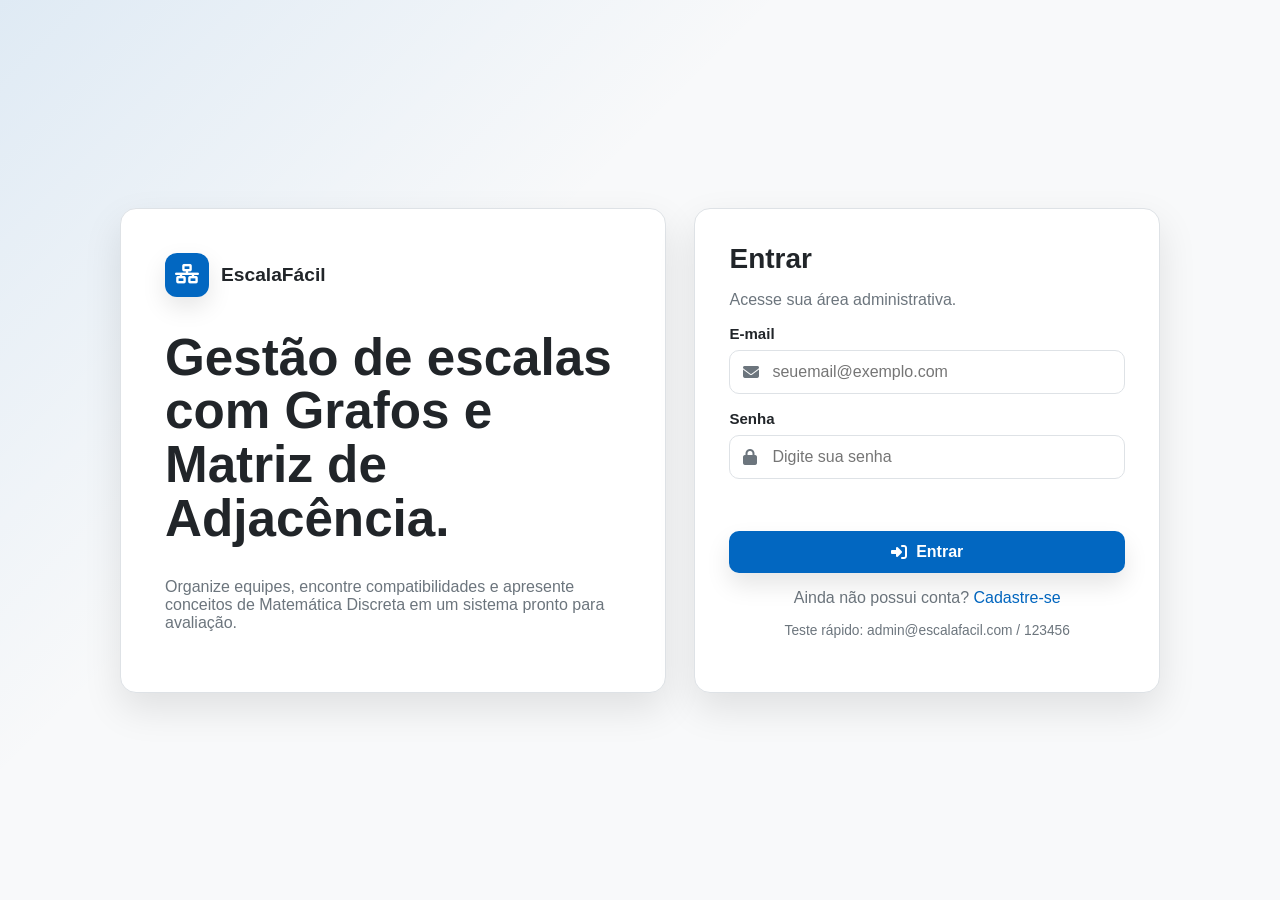
<file: index.html>
<!DOCTYPE html>
<html lang="pt-BR">
<head>
    <meta charset="UTF-8">
    <meta name="viewport" content="width=device-width, initial-scale=1.0">
    <link rel="icon" type="image/x-icon" href="assets/favicon/favicon.ico">
    <title>EscalaFácil</title>
    <link rel="stylesheet" href="css/style.css">
    <script src="js/storage.js"></script>
    <script src="js/theme.js"></script>
</head>
<body class="splash-page">
    <main class="splash">
        <div class="brand-mark">EF</div>
        <h1>EscalaFácil</h1>
        <p>Carregando o sistema acadêmico de escalas...</p>
    </main>

    <script>
        const session = getUsuarioLogado();
        window.location.replace(session ? 'dashboard.html' : 'login.html');
    </script>
</body>
</html>
</file>
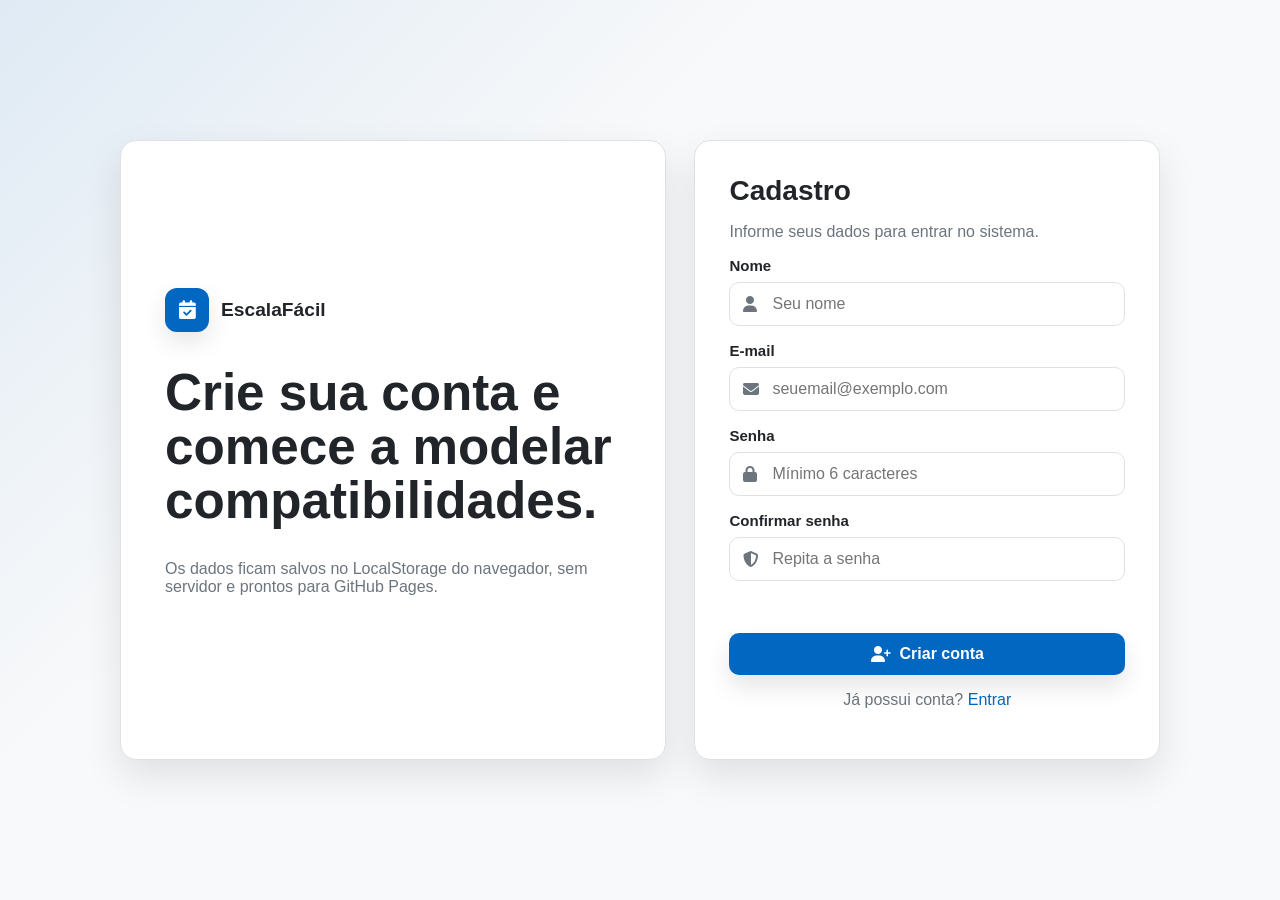
<file: cadastro.html>
<!DOCTYPE html>
<html lang="pt-BR">
<head>
    <meta charset="UTF-8">
    <meta name="viewport" content="width=device-width, initial-scale=1.0">
    <link rel="icon" type="image/x-icon" href="assets/favicon/favicon.ico">
    <title>Cadastro | EscalaFácil</title>
    <link rel="stylesheet" href="css/style.css">
    <link rel="stylesheet" href="https://cdnjs.cloudflare.com/ajax/libs/font-awesome/6.5.2/css/all.min.css">
    <script src="js/storage.js"></script>
    <script src="js/theme.js"></script>
</head>
<body class="auth-page">
    <main class="auth-shell">
        <section class="auth-info">
            <div class="brand">
                <span class="brand-icon"><i class="fa-solid fa-calendar-check"></i></span>
                <span>EscalaFácil</span>
            </div>
            <h1>Crie sua conta e comece a modelar compatibilidades.</h1>
            <p>Os dados ficam salvos no LocalStorage do navegador, sem servidor e prontos para GitHub Pages.</p>
        </section>

        <section class="auth-card">
            <h2>Cadastro</h2>
            <p class="muted">Informe seus dados para entrar no sistema.</p>
            <form id="registerForm" novalidate>
                <label for="registerName">Nome</label>
                <div class="input-icon">
                    <i class="fa-solid fa-user"></i>
                    <input type="text" id="registerName" placeholder="Seu nome" required>
                </div>

                <label for="registerEmail">E-mail</label>
                <div class="input-icon">
                    <i class="fa-solid fa-envelope"></i>
                    <input type="email" id="registerEmail" placeholder="seuemail@exemplo.com" required>
                </div>

                <label for="registerPassword">Senha</label>
                <div class="input-icon">
                    <i class="fa-solid fa-lock"></i>
                    <input type="password" id="registerPassword" placeholder="Mínimo 6 caracteres" required>
                </div>

                <label for="confirmPassword">Confirmar senha</label>
                <div class="input-icon">
                    <i class="fa-solid fa-shield-halved"></i>
                    <input type="password" id="confirmPassword" placeholder="Repita a senha" required>
                </div>

                <p class="form-message" id="registerMessage"></p>
                <button class="btn btn-primary" type="submit"><i class="fa-solid fa-user-plus"></i>Criar conta</button>
            </form>
            <p class="auth-link">Já possui conta? <a href="login.html">Entrar</a></p>
        </section>
    </main>

    <script src="js/auth.js"></script>
</body>
</html>
</file>
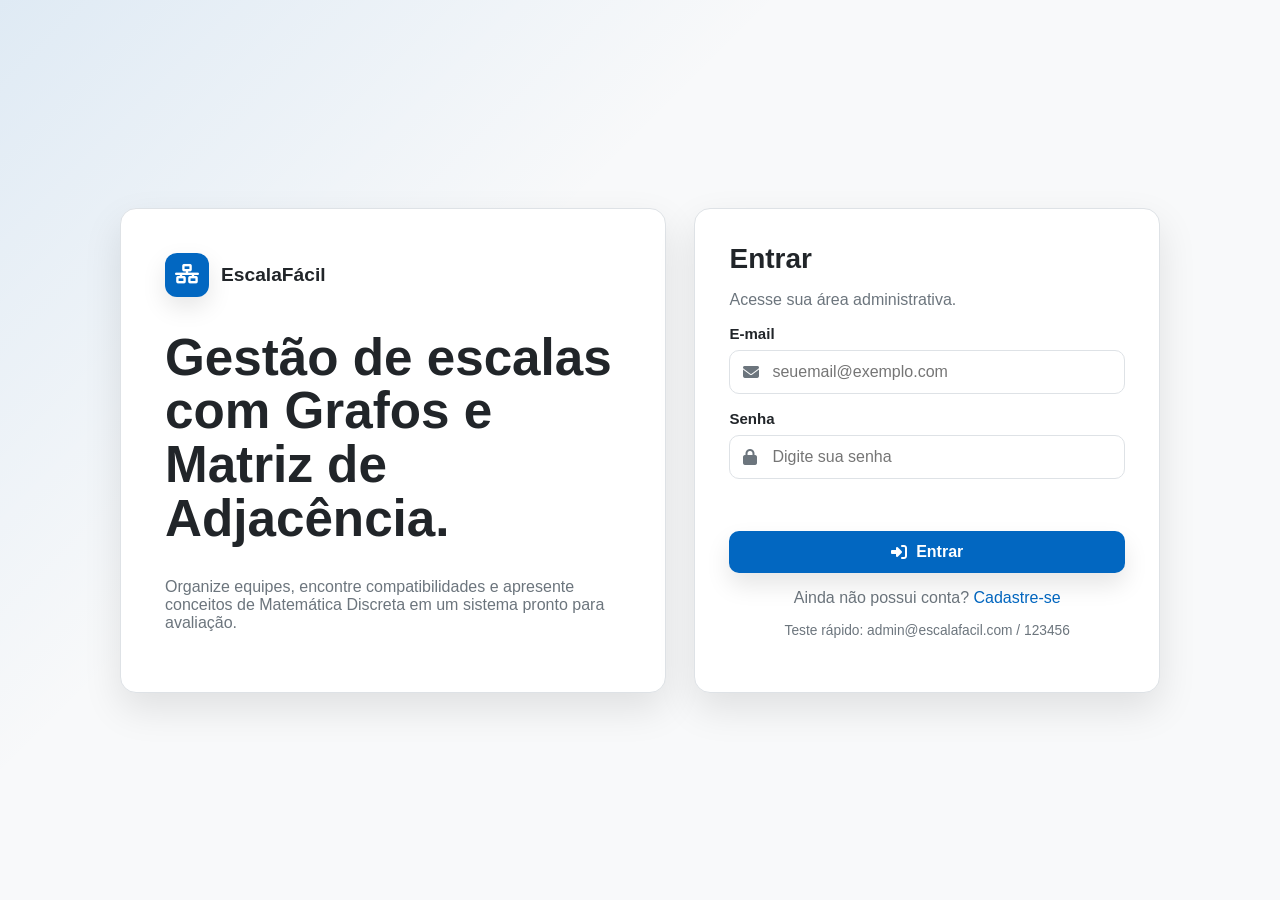
<file: login.html>
<!DOCTYPE html>
<html lang="pt-BR">
<head>
    <meta charset="UTF-8">
    <meta name="viewport" content="width=device-width, initial-scale=1.0">
    <link rel="icon" type="image/x-icon" href="assets/favicon/favicon.ico">
    <title>Login | EscalaFácil</title>
    <link rel="stylesheet" href="css/style.css">
    <link rel="stylesheet" href="https://cdnjs.cloudflare.com/ajax/libs/font-awesome/6.5.2/css/all.min.css">
    <script src="js/storage.js"></script>
    <script src="js/theme.js"></script>
</head>
<body class="auth-page">
    <main class="auth-shell">
        <section class="auth-info">
            <div class="brand">
                <span class="brand-icon"><i class="fa-solid fa-network-wired"></i></span>
                <span>EscalaFácil</span>
            </div>
            <h1>Gestão de escalas com Grafos e Matriz de Adjacência.</h1>
            <p>Organize equipes, encontre compatibilidades e apresente conceitos de Matemática Discreta em um sistema pronto para avaliação.</p>
        </section>

        <section class="auth-card">
            <h2>Entrar</h2>
            <p class="muted">Acesse sua área administrativa.</p>
            <form id="loginForm" novalidate>
                <label for="loginEmail">E-mail</label>
                <div class="input-icon">
                    <i class="fa-solid fa-envelope"></i>
                    <input type="email" id="loginEmail" placeholder="seuemail@exemplo.com" required>
                </div>

                <label for="loginPassword">Senha</label>
                <div class="input-icon">
                    <i class="fa-solid fa-lock"></i>
                    <input type="password" id="loginPassword" placeholder="Digite sua senha" required>
                </div>

                <p class="form-message" id="loginMessage"></p>
                <button class="btn btn-primary" type="submit"><i class="fa-solid fa-right-to-bracket"></i>Entrar</button>
            </form>
            <p class="auth-link">Ainda não possui conta? <a href="cadastro.html">Cadastre-se</a></p>
            <p class="demo-hint">Teste rápido: admin@escalafacil.com / 123456</p>
        </section>
    </main>

    <script src="js/auth.js"></script>
</body>
</html>
</file>
<file: css/style.css>
:root {
    --primary: #0267c1;
    --primary-dark: #014f96;

    --success: #2d6a4f;

    --background: #f8f9fa;
    --surface: #ffffff;

    --text: #212529;
    --text-light: #6c757d;

    --border: #dee2e6;
    --shadow: rgba(0, 0, 0, 0.1);
    --danger: #b02a37;
    --danger-soft: rgba(176, 42, 55, 0.1);
    --primary-soft: rgba(2, 103, 193, 0.1);
    --active-soft: rgba(2, 103, 193, .15);
    --success-soft: rgba(45, 106, 79, 0.1);
    --muted-soft: rgba(108, 117, 125, 0.09);
}

[data-theme="dark"] {
    --primary: #3b82f6;
    --primary-dark: #2563eb;

    --success: #22c55e;

    --background: #121212;
    --surface: #1e1e1e;

    --text: #f8f9fa;
    --text-light: #adb5bd;

    --border: #343a40;
    --shadow: rgba(0, 0, 0, 0.4);
    --danger: #f87171;
    --danger-soft: rgba(248, 113, 113, 0.14);
    --primary-soft: rgba(59, 130, 246, 0.16);
    --active-soft: rgba(59, 130, 246, .18);
    --success-soft: rgba(34, 197, 94, 0.14);
    --muted-soft: rgba(173, 181, 189, 0.1);
}

* {
    box-sizing: border-box;
    transition:
        transform .25s ease,
        box-shadow .25s ease,
        background-color 0.3s ease,
        color 0.3s ease,
        border-color 0.3s ease,
        opacity .25s ease;
}

*::before,
*::after {
    transition:
        transform .25s ease,
        box-shadow .25s ease,
        background-color 0.3s ease,
        color 0.3s ease,
        border-color 0.3s ease,
        opacity .25s ease;
}

html {
    scroll-behavior: smooth;
}

body {
    margin: 0;
    font-family: Inter, "Segoe UI", Arial, sans-serif;
    background: var(--background);
    color: var(--text);
}

a {
    color: var(--primary);
    text-decoration: none;
}

button,
input,
select,
textarea {
    font: inherit;
}

.splash-page,
.auth-page {
    min-height: 100vh;
    display: grid;
    place-items: center;
    padding: 24px;
    background:
        linear-gradient(135deg, var(--primary-soft), transparent 36%),
        var(--background);
}

.splash {
    text-align: center;
}

.brand,
.app-brand {
    display: inline-flex;
    align-items: center;
    gap: 12px;
    color: var(--text);
    font-size: 1.2rem;
    font-weight: 800;
}

.brand-icon,
.brand-mark {
    width: 44px;
    height: 44px;
    display: inline-grid;
    place-items: center;
    border-radius: 12px;
    background: var(--primary);
    color: #fff;
    box-shadow: 0 10px 24px var(--shadow);
    font-weight: 800;
}

.auth-shell {
    width: min(1040px, 100%);
    display: grid;
    grid-template-columns: 1.08fr 0.92fr;
    gap: 28px;
    align-items: stretch;
}

.auth-info,
.auth-card,
.panel,
.stat-card {
    background: var(--surface);
    border: 1px solid var(--border);
    border-radius: 16px;
    box-shadow: 0 16px 38px var(--shadow);
}

.auth-card,
.panel,
.stat-card {
    animation: fadeUp .45s ease both;
}

.auth-info {
    padding: 44px;
    display: flex;
    flex-direction: column;
    justify-content: center;
}

.auth-info h1 {
    max-width: 620px;
    margin: 34px 0 16px;
    font-size: clamp(2rem, 4vw, 3.6rem);
    line-height: 1.05;
}

.auth-info p,
.muted,
.concept-text,
.panel p,
.stat-card p,
.auth-link,
.demo-hint {
    color: var(--text-light);
}

.auth-card {
    padding: 34px;
}

.auth-card h2,
.section-heading h2 {
    margin: 0;
    font-size: 1.75rem;
}

label {
    display: block;
    margin: 16px 0 8px;
    color: var(--text);
    font-weight: 700;
    font-size: 0.94rem;
}

input,
textarea {
    width: 100%;
    border: 1px solid var(--border);
    border-radius: 10px;
    background: var(--surface);
    color: var(--text);
    outline: none;
    padding: 12px 14px;
    transition: border-color 0.2s, box-shadow 0.2s;
}

textarea {
    resize: vertical;
}

input:focus,
textarea:focus {
    border-color: var(--primary);
    box-shadow: 0 0 0 4px var(--primary-soft), 0 10px 24px var(--shadow);
}

.input-icon {
    position: relative;
}

.input-icon i {
    position: absolute;
    left: 14px;
    top: 50%;
    transform: translateY(-50%);
    color: var(--text-light);
}

.input-icon input {
    padding-left: 42px;
}

.btn {
    min-height: 42px;
    border: 0;
    border-radius: 10px;
    display: inline-flex;
    align-items: center;
    justify-content: center;
    gap: 9px;
    padding: 10px 16px;
    cursor: pointer;
    font-weight: 800;
    position: relative;
    transition:
        transform .25s ease,
        box-shadow .25s ease,
        background-color .25s ease,
        border-color .25s ease;
}

.btn:hover {
    transform: translateY(-2px) scale(1.015);
    box-shadow: 0 8px 20px var(--shadow);
}

.btn:active,
.theme-toggle:active,
.nav-link:active {
    transform: scale(0.97);
}

.btn-primary {
    background: var(--primary);
    color: #fff;
    box-shadow: 0 12px 24px var(--shadow);
}

.btn-primary:hover {
    background: var(--primary-dark);
}

.btn-secondary {
    background: var(--primary-soft);
    color: var(--primary-dark);
}

.btn-danger {
    background: var(--danger-soft);
    color: var(--danger);
}

.btn-danger:hover {
    background: var(--danger-soft);
    color: var(--danger);
}

.btn-ghost {
    background: transparent;
    color: var(--text-light);
}

.form-message {
    min-height: 22px;
    margin: 12px 0 0;
    color: var(--danger);
    font-weight: 700;
}

.form-message.success {
    color: var(--success);
}

.auth-link,
.demo-hint {
    text-align: center;
}

.demo-hint {
    font-size: 0.86rem;
}

.auth-card .btn-primary,
.form-panel > .btn-primary {
    width: 100%;
    margin-top: 18px;
}

.app-page {
    min-height: 100vh;
    display: grid;
    grid-template-columns: 280px 1fr;
}

.sidebar {
    position: sticky;
    top: 0;
    height: 100vh;
    padding: 24px 18px;
    background: var(--surface);
    border-right: 1px solid var(--border);
    display: flex;
    flex-direction: column;
    gap: 24px;
}

.sidebar-nav {
    display: grid;
    gap: 8px;
}

.nav-link {
    position: relative;
    min-height: 44px;
    display: flex;
    align-items: center;
    gap: 12px;
    padding: 10px 12px;
    border-radius: 10px;
    color: var(--text-light);
    font-weight: 800;
    overflow: visible;
    isolation: isolate;
}

.nav-link::before {
    content: "";
    position: absolute;
    inset: 8px auto 8px 0;
    width: 3px;
    border-radius: 999px;
    background: var(--primary);
    opacity: 0;
    transform: scaleY(0.45);
}

.nav-link::after {
    content: "";
    position: absolute;
    inset: 0;
    z-index: -1;
    background: var(--primary-soft);
    opacity: 0;
    transform: translateX(-12px);
}

.nav-link:hover::after,
.nav-link.active::after {
    opacity: 1;
    transform: translateX(0);
}

.nav-link:hover::before,
.nav-link.active::before {
    opacity: 1;
    transform: scaleY(1);
}

.nav-link:hover,
.nav-link.active {
    background: var(--active-soft);
    color: var(--primary-dark);
    transform: translateX(2px);
}

.logout-btn {
    margin-top: auto;
    justify-content: flex-start;
    border: 1px solid transparent;
}

.logout-btn:hover {
    background: var(--danger-soft);
    color: var(--danger);
    border-color: var(--danger-soft);
}

.logout-btn:hover i {
    transform: translateX(3px);
}

.main-content {
    min-width: 0;
    padding: 28px;
}

.topbar,
.section-heading,
.button-row {
    display: flex;
    align-items: center;
    justify-content: space-between;
    gap: 16px;
}

.topbar {
    margin-bottom: 26px;
}

.topbar-actions {
    display: flex;
    align-items: center;
    justify-content: flex-end;
    gap: 12px;
    flex-wrap: wrap;
}

.theme-toggle {
    position: relative;
    width: 92px;
    height: 42px;
    border: 1px solid var(--border);
    border-radius: 999px;
    background: var(--surface);
    color: var(--text-light);
    box-shadow: 0 10px 24px var(--shadow);
    cursor: pointer;
    display: inline-grid;
    grid-template-columns: 1fr 1fr;
    align-items: center;
    padding: 4px;
}

.theme-toggle:hover {
    border-color: var(--primary);
    transform: translateY(-2px);
    box-shadow: 0 12px 28px var(--shadow);
}

.theme-option {
    position: relative;
    z-index: 2;
    display: grid;
    place-items: center;
    font-size: 1rem;
}

.theme-thumb {
    position: absolute;
    z-index: 1;
    top: 4px;
    left: 4px;
    width: 32px;
    height: 32px;
    border-radius: 50%;
    background: var(--primary);
    box-shadow: 0 8px 18px var(--shadow);
    transition:
        left 0.3s ease,
        background-color 0.3s ease,
        box-shadow 0.3s ease;
}

[data-theme="light"] .theme-sun,
:root:not([data-theme]) .theme-sun {
    color: #fff;
}

[data-theme="dark"] .theme-moon {
    color: #fff;
}

[data-theme="dark"] .theme-thumb {
    left: 54px;
}

.topbar h1 {
    margin: 4px 0 0;
    font-size: clamp(1.8rem, 3vw, 2.6rem);
}

.eyebrow {
    margin: 0;
    color: var(--primary-dark);
    font-weight: 900;
    text-transform: uppercase;
    font-size: 0.76rem;
    letter-spacing: 0;
}

.topbar-badge,
.legend {
    display: inline-flex;
    align-items: center;
    gap: 8px;
    min-height: 36px;
    padding: 8px 12px;
    border-radius: 10px;
    background: rgba(45, 106, 79, 0.1);
    background: var(--success-soft);
    color: var(--success);
    font-weight: 800;
    white-space: nowrap;
}

.content-section {
    display: none;
}

.content-section.active {
    display: block;
    animation: fadeUp .35s ease both;
}

.stats-grid {
    display: grid;
    grid-template-columns: repeat(4, minmax(0, 1fr));
    gap: 18px;
    margin-top: 20px;
}

.stat-card {
    padding: 20px;
    display: flex;
    align-items: center;
    gap: 16px;
}

.stat-card:hover,
.panel:hover,
.suggestion-card:hover {
    transform: translateY(-6px);
    box-shadow: 0 20px 44px var(--shadow);
    border-color: var(--primary);
}

.stats-grid .stat-card:nth-child(1) {
    animation-delay: .04s;
}

.stats-grid .stat-card:nth-child(2) {
    animation-delay: .1s;
}

.stats-grid .stat-card:nth-child(3) {
    animation-delay: .16s;
}

.stats-grid .stat-card:nth-child(4) {
    animation-delay: .22s;
}

.stat-card:hover .stat-icon {
    transform: scale(1.08) rotate(-2deg);
    background: var(--primary);
    color: #fff;
}

.stat-icon {
    width: 52px;
    height: 52px;
    display: grid;
    place-items: center;
    border-radius: 14px;
    background: var(--primary-soft);
    color: var(--primary);
    font-size: 1.35rem;
}

.stat-card p {
    margin: 0 0 6px;
    font-weight: 700;
}

.stat-card strong {
    font-size: 2rem;
}

.dashboard-grid,
.two-column,
.about-grid {
    display: grid;
    gap: 18px;
    margin-top: 18px;
}

.dashboard-grid,
.two-column {
    grid-template-columns: minmax(0, 0.82fr) minmax(0, 1.18fr);
}

.about-grid {
    grid-template-columns: repeat(2, minmax(0, 1fr));
}

.about-grid .panel {
    position: relative;
    overflow: hidden;
}

.about-grid .panel::before {
    content: "";
    position: absolute;
    inset: 0;
    background: radial-gradient(circle at top right, var(--primary-soft), transparent 42%);
    opacity: 0;
    pointer-events: none;
}

.about-grid .panel:hover {
    transform: translateY(-4px) scale(1.015);
    border-color: var(--primary);
}

.about-grid .panel:hover::before {
    opacity: 1;
}

.panel {
    padding: 22px;
}

.panel h3 {
    margin: 0 0 12px;
    font-size: 1.12rem;
}

.search-box {
    position: relative;
    min-width: min(360px, 100%);
}

.search-box i {
    position: absolute;
    left: 14px;
    top: 50%;
    transform: translateY(-50%);
    color: var(--text-light);
}

.search-box input {
    padding-left: 42px;
}

.availability-grid {
    display: grid;
    grid-template-columns: repeat(3, minmax(0, 1fr));
    gap: 8px;
    max-height: 300px;
    overflow: auto;
    padding: 4px;
}

.check-card,
.select-item {
    min-height: 42px;
    border: 1px solid var(--border);
    border-radius: 10px;
    padding: 10px;
    display: flex;
    align-items: center;
    gap: 8px;
    color: var(--text);
    background: var(--surface);
    cursor: pointer;
    font-weight: 700;
}

.check-card:hover,
.select-item:hover {
    border-color: var(--primary);
    background: var(--primary-soft);
    transform: translateY(-2px);
    box-shadow: 0 8px 18px var(--shadow);
}

.check-card input,
.select-item input {
    width: auto;
}

.table-responsive {
    width: 100%;
    overflow: auto;
    overflow-x: auto;
}

table {
    width: 100%;
    border-collapse: collapse;
    min-width: 620px;
}

th,
td {
    padding: 13px 12px;
    border-bottom: 1px solid var(--border);
    text-align: left;
    vertical-align: top;
}

tbody tr:hover {
    background-color: var(--primary-soft);
}

th {
    color: var(--text-light);
    font-size: 0.82rem;
    text-transform: uppercase;
    letter-spacing: 0;
}

.actions {
    display: flex;
    gap: 8px;
    flex-wrap: wrap;
}

.actions .btn {
    min-height: 36px;
    padding: 8px 10px;
}

.tag-list {
    display: flex;
    flex-wrap: wrap;
    gap: 6px;
}

.tag {
    display: inline-flex;
    align-items: center;
    padding: 4px 8px;
    border-radius: 8px;
    background: var(--primary-soft);
    color: var(--primary-dark);
    font-size: 0.78rem;
    font-weight: 800;
}

.select-list,
.suggestion-list {
    display: grid;
    gap: 10px;
}

.matrix-wrap table {
    min-width: max-content;
}

.matrix-cell {
    text-align: center;
    font-weight: 900;
    border-radius: 8px;
    cursor: default;
}

.matrix-cell.one {
    background: var(--success-soft);
    color: var(--success);
}

.matrix-cell.zero {
    background: var(--muted-soft);
    color: var(--text-light);
}

.matrix-table .is-row-highlight,
.matrix-table .is-col-highlight {
    background-color: var(--primary-soft);
}

.matrix-table .matrix-cell.is-cell-focus {
    transform: scale(1.08);
    box-shadow: 0 0 0 2px var(--primary), 0 10px 20px var(--shadow);
    border-color: var(--primary);
}

.matrix-table th.is-col-highlight,
.matrix-table tr.is-row-highlight > th {
    color: var(--primary);
}

.dot {
    width: 10px;
    height: 10px;
    border-radius: 50%;
    display: inline-block;
}

.dot.one {
    background: var(--success);
}

.dot.zero {
    background: var(--text-light);
}

.graph-panel {
    overflow: hidden;
}

#graphSvg {
    width: 100%;
    height: auto;
    min-height: 360px;
    display: block;
    border-radius: 14px;
    background: linear-gradient(180deg, var(--primary-soft), var(--success-soft));
    animation: fadeUp .45s ease both;
}

.graph-edge {
    stroke: var(--primary);
    opacity: 0.55;
    stroke-width: 3;
    animation: graphDraw .6s ease both;
    transform-origin: center;
}

.graph-edge:hover {
    opacity: 0.9;
    stroke-width: 5;
}

.graph-node {
    fill: var(--surface);
    stroke: var(--primary);
    stroke-width: 4;
    filter: drop-shadow(0 8px 12px var(--shadow));
}

.graph-node-group {
    animation: graphNodeIn .42s ease both;
    transform-box: fill-box;
    transform-origin: center;
}

.graph-node-group:hover {
    transform: scale(1.12);
}

.graph-node-group:hover .graph-node {
    fill: var(--primary);
    stroke: var(--primary-dark);
}

.graph-node-group:hover .graph-label {
    fill: #fff;
}

.graph-label {
    fill: var(--text);
    font-size: 16px;
    font-weight: 800;
    text-anchor: middle;
}

.suggestion-card {
    border: 1px solid var(--border);
    border-radius: 12px;
    padding: 14px;
    background: var(--surface);
}

.suggestion-card header {
    display: flex;
    justify-content: space-between;
    gap: 10px;
    align-items: center;
}

.suggestion-card strong {
    display: block;
}

.empty-state {
    padding: 18px;
    border-radius: 12px;
    background: var(--muted-soft);
    color: var(--text-light);
    text-align: center;
    font-weight: 700;
}


.menu-toggle {
    display: none;
}

.sidebar {
    overflow: visible;
}

.main-content {
    overflow: visible;
}

@media (max-width: 820px) {

    .menu-toggle {
        display: flex;
        align-items: center;
        justify-content: center;
    }

    .sidebar {
        position: fixed;
        top: 0;
        left: -280px;
        width: 280px;
        height: 100vh;
        z-index: 999;
        transition: left .3s ease;
    }

    .sidebar.open {
        left: 0;
    }
}

@keyframes fadeUp {
    from {
        opacity: 0;
        transform: translateY(20px);
    }
    to {
        opacity: 1;
        transform: translateY(0);
    }
}

@keyframes graphNodeIn {
    from {
        opacity: 0;
        transform: scale(0.82);
    }
    to {
        opacity: 1;
        transform: scale(1);
    }
}

@keyframes graphDraw {
    from {
        opacity: 0;
    }
    to {
        opacity: 0.55;
    }
}

@media (prefers-reduced-motion: reduce) {
    *,
    *::before,
    *::after {
        animation-duration: 0.01ms !important;
        animation-iteration-count: 1 !important;
        scroll-behavior: auto !important;
        transition-duration: 0.01ms !important;
    }
}

@media (max-width: 1120px) {
    .stats-grid {
        grid-template-columns: repeat(2, minmax(0, 1fr));
    }

    .two-column,
    .dashboard-grid {
        grid-template-columns: 1fr;
    }
}

@media (max-width: 820px) {
    .auth-shell,
    .app-page {
        grid-template-columns: 1fr;
    }

    .auth-info {
        padding: 28px;
    }

    .sidebar {
        position: static;
        height: auto;
        border-right: 0;
        border-bottom: 1px solid var(--border);
    }

    .sidebar-nav {
        grid-template-columns: repeat(2, minmax(0, 1fr));
    }

    .logout-btn {
        margin-top: 0;
    }

    .main-content {
        padding: 20px;
    }

    .topbar,
    .section-heading {
        align-items: flex-start;
        flex-direction: column;
    }

    .availability-grid,
    .stats-grid,
    .about-grid {
        grid-template-columns: 1fr;
    }
}

@media (max-width: 520px) {
    .auth-page {
        padding: 12px;
    }

    .auth-card,
    .auth-info,
    .panel {
        padding: 18px;
    }

    .sidebar-nav {
        grid-template-columns: 1fr;
    }

    .button-row {
        align-items: stretch;
        flex-direction: column;
    }

    .button-row .btn {
        width: 100%;
    }
}

@media (max-width: 820px) {

    .panel {
        overflow: hidden;
    }

    .schedule-result {
        overflow-x: auto;
    }

    table {
        min-width: 600px;
    }
}

.menu-toggle {
    display: none;
}

@media (max-width: 820px) {

    .menu-toggle {
        display: flex;
        align-items: center;
        justify-content: center;

        position: fixed;
        top: 16px;
        left: 16px;

        width: 48px;
        height: 48px;

        border: none;
        border-radius: 10px;

        cursor: pointer;

        font-size: 20px;

        background: var(--surface);
        color: var(--text);

        z-index: 10001;

        box-shadow: 0 4px 12px rgba(0,0,0,.15);
    }

    .sidebar {
        position: fixed !important;
        top: 0;
        left: -280px;
        width: 280px;
        height: 100vh;
        z-index: 9999;
        transition: left .3s ease;
        border-bottom: none;
    }

    .sidebar.open {
        left: 0;
    }
}

.menu-overlay {
    position: fixed;
    inset: 0;

    background: rgba(0, 0, 0, 0.5);

    opacity: 0;
    visibility: hidden;

    transition: all .3s ease;

    z-index: 9998;
}

.menu-overlay.active {
    opacity: 1;
    visibility: visible;
}
</file>
